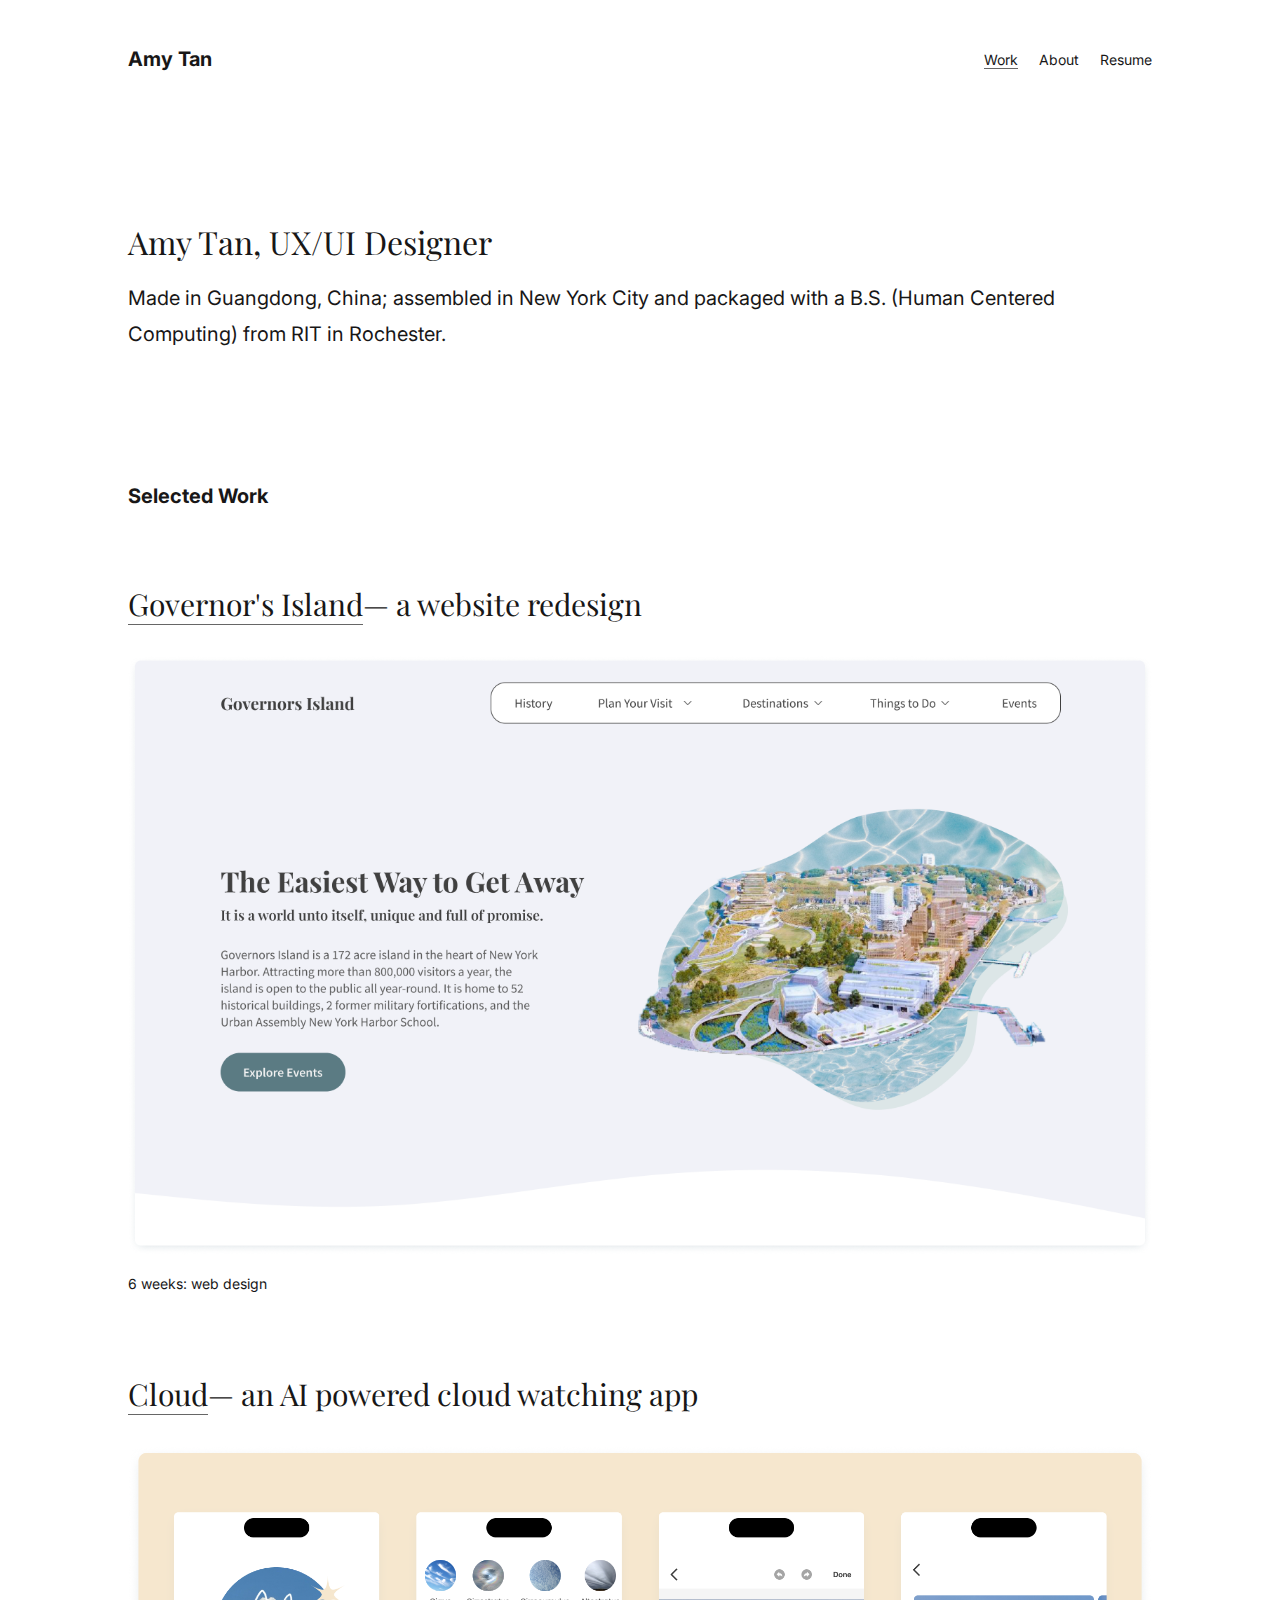
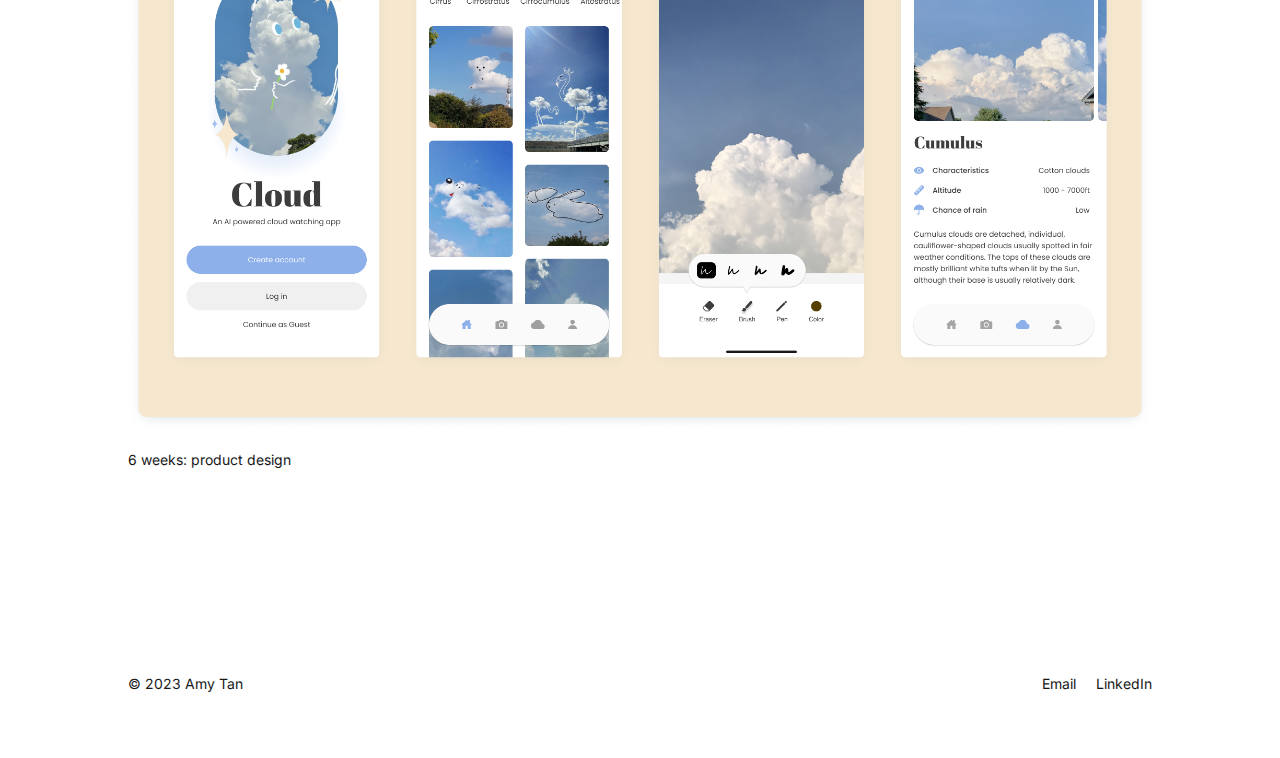
<file: index.html>
<!DOCTYPE html>
<html lang="en">
<head>
  <meta charset="utf-8" />
  <title>Amy Tan</title>
  <meta name="viewport" content="width=device-width, initial-scale=1">
  <link rel="shortcut icon" href="https://raw.githubusercontent.com/amytan265/amytan265.github.io/master/favicon.ico" />
  <link rel="preconnect" href="https://fonts.googleapis.com">
  <link rel="preconnect" href="https://fonts.gstatic.com" crossorigin>
  <link href="https://fonts.googleapis.com/css2?family=Inter:wght@400;700&family=Playfair+Display:ital,wght@0,400;0,500;0,700;1,400&display=swap" rel="stylesheet">
  <link href="style.css" rel="stylesheet" type="text/css">
</head>

<body>

    <nav>
        <div id="name">Amy Tan</div>
        <div id="links">
            <a class="current" href="https://amytan.me/">Work</a>
            <a href="https://amytan.me/about">About</a>
            <a href="https://amytan.me/assets/pdf/Amy Tan Resume.pdf">Resume</a>
        </div>
    </nav>

    <div id="tagline">
        Amy Tan, UX/UI Designer
        <div id="tagline-bio">Made in Guangdong, China; assembled in New York City and packaged with a B.S. (Human Centered Computing) from RIT in Rochester.</div>
    </div>
    
    <div id="work">Selected Work</div>

    <div id="wrapper">

        <div id="project">

            <div class="ex">
                <h2><a class="under" href="https://www.amytan.me/">Governor's Island</a>— a website redesign</h2>
                <a href="https://amytan.me/govisland"><img class="cover" src="/assets/img/cover/govislandcover.png"></a>
                <div class="pDesc">6 weeks: web design</div>
            </div>

            <div class="ex">
                <h2><a class="under" href="https://www.amytan.me/">Cloud</a>— an AI powered cloud watching app</h2>
                <a href="https://amytan.me/cloud"><img class="cover" src="/assets/img/cover/cloudcover.png"></a>
                <div class="pDesc">6 weeks: product design</div>
            </div>


        <!-- end of project wrapper-->
        </div>

    <!--end of wrapper-->
    </div>

    <footer>
        <div>© 2023 Amy Tan</div>
        <div id="fLinks">
            <a href="mailto:amytan.design@gmail.com">Email</a>
            <a href="https://www.linkedin.com/in/amytandesign/">LinkedIn</a>
        </div>
    </footer>

</body>

</html>
</file>
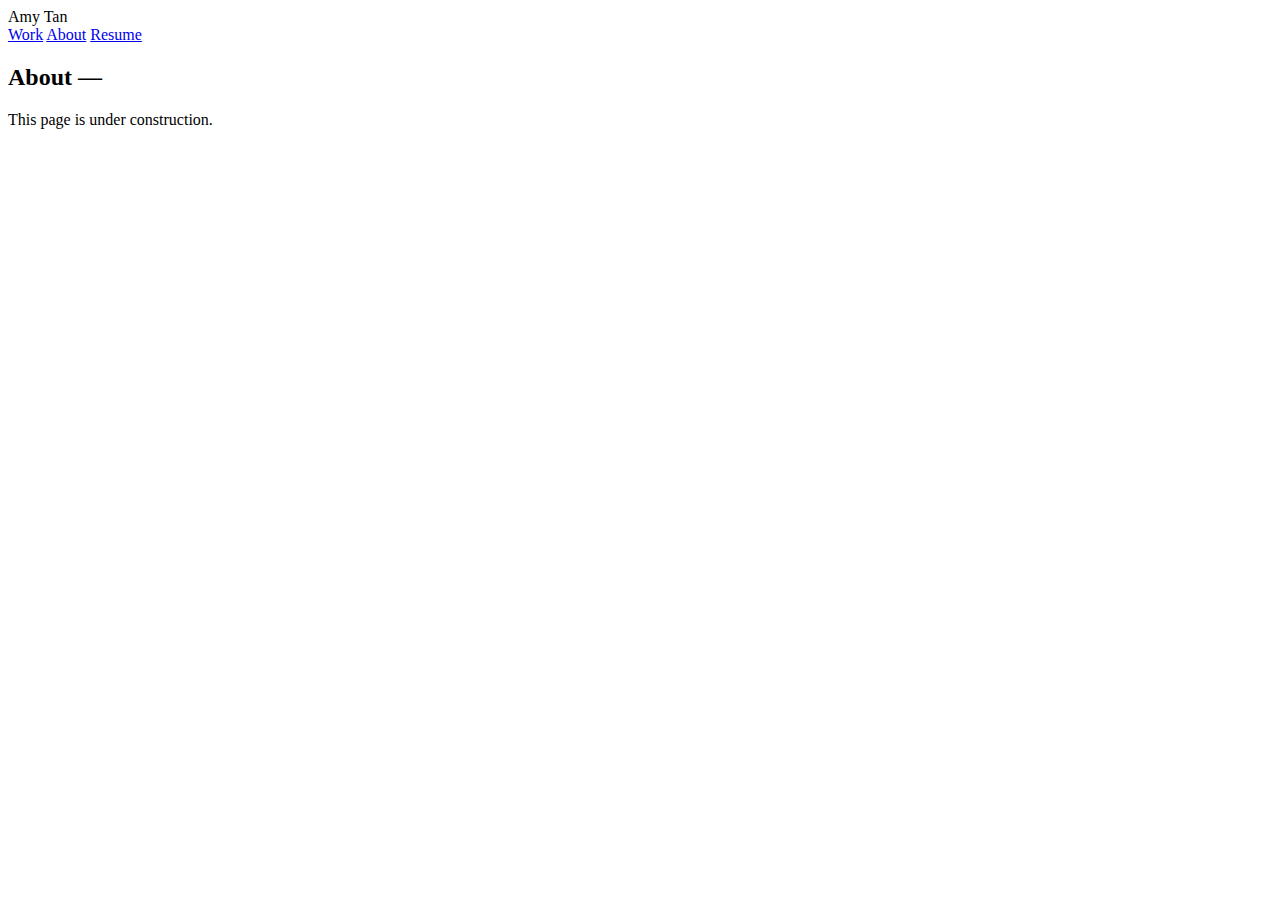
<file: about.html>
<!DOCTYPE html>
<html lang="en">
<head>
  <meta charset="utf-8" />
  <title>Amy Tan | About</title>
  <meta name="viewport" content="width=device-width, initial-scale=1">
  <link rel="shortcut icon" href="https://raw.githubusercontent.com/amytan265/amytan265.github.io/master/favicon.ico" />
  <link rel="preconnect" href="https://fonts.googleapis.com">
  <link rel="preconnect" href="https://fonts.gstatic.com" crossorigin>
  <link href="https://fonts.googleapis.com/css2?family=Inter:wght@400;700&family=Playfair+Display:ital,wght@0,400;0,500;0,700;1,400&display=swap" rel="stylesheet">
  <link href="https://amytan.me/style.css" rel="stylesheet" type="text/css">
</head>

<body>

    <nav>
        <div id="name">Amy Tan</div>
        <div id="links">
            <a href="https://amytan.me/">Work</a>
            <a class="current" href="https://amytan.me/about">About</a>
            <a href="https://amytan.me/assets/pdf/Amy Tan Resume.pdf">Resume</a>
        </div>
    </nav>

    <div id="content">

        <h2>About —</h2>
        <p>This page is under construction.</p>

    <!-- end of content-->
    </div>

</body>

</html>
</file>
<file: style.css>
body {
    background: #fff;
    margin: 0;
    padding: 0;
    font-family: 'Inter', sans-serif;
    font-size: 20px;
    line-height: 180%;
    color: #181717; 
}

::-moz-selection{ 
    background: #181717; 
    color:#fff;
}

::selection {
    background: #181717;
    color:#fff;
}

a {
    text-decoration: none;
}

a, b, i, h4, h3, h2, h1 {
    color: #181717;
}

a:hover {
    color: #666;
}

h1, h2, h3, figcaption {
    font-weight: 400;
    font-family: 'Playfair Display', serif;
}

#wrapper {
    width: 60vw;
    margin: 2em auto 8em auto;
}

nav {
    margin: auto;
    height:70px;
    box-sizing: border-box;
    display: grid;
    align-items: center;
    width: 80vw;
    padding: 2em 0;
    grid-template-columns: auto auto;
}

#name {
    font-weight: 700;
    font-size: 20px;
    color: #181717;
}

#links, #fLinks {
    text-align: right;
}

#links a:hover {
    color: #666;
}

#links a {
    font-size: 14px;
}

#links a, #fLinks a {
    margin-left: 16px;
}

.current, .under, #content a, .projectContent a {
    border-bottom: 1px solid #666;
}

#tagline {
    width: 60vw;
    font-size: 32px;
    margin:4em auto;
    padding-top: 16px;
    font-family: 'Playfair Display', serif;

}

#tagline-bio {
    margin-top:1em;
    font-size:20px;
    font-family: 'Inter', sans-serif;
}

#work {
    width: 60vw;
    margin:2em auto;
    line-height:160%;
    font-weight: 700;
}

#project {
    margin: auto;
    display: grid;
    width: 100%;
    grid-template-columns: auto;
    gap: 2em 0;

}

.ex h2{
    line-height:180%;
}

.cover {
    width: 100%;
}

.pDesc {
    font-size: 14px;
}

footer {
    font-size: 14px;
    margin: auto;
    box-sizing: border-box;
    display: grid;
    align-items: center;
    width: 80vw;
    padding: 2em 0 4em 0;
    grid-template-columns: auto auto;
}

.png {
    width: 100%;
}

#content {
    width:60vw;
    margin:4em auto;
}

/** PROJECT PAGES**/

.projectCover {
    padding-top: 4em;
    width:100%;
}

.projectContent {
    width:60vw;
    line-height: 200%;
    margin:2em auto;
}

.projectImg{
    max-width: 100vw;
}

figcaption {
    font-size: 16px;
    width:60vw;
    margin:auto;
}

.alumni-container {width:60vw}

.alumniSlides {display: none}

/* Slideshow container */
.alumni-container {
    width:100vw;
    margin:auto;
    position:relative;
}

/* The dots/bullets/indicators */
.dot {
    cursor: pointer;
    height: 10px;
    width: 10px;
    background: #aaa;
    border-radius: 50%;
    display: inline-block;
    transition: background-color 0.6s ease;
}

.active, .dot:hover {
  background: #181717;
}

@media only screen and (max-width: 1301px) {

    nav, #wrapper, #tagline, #tagline-bio #project, #work, footer, #content, .projectContent, figcaption {
        width: 80vw;
    }

    nav {
        grid-template-columns: auto auto;
    }

    #project {
        grid-template-columns: auto;

    }
  }
</file>
